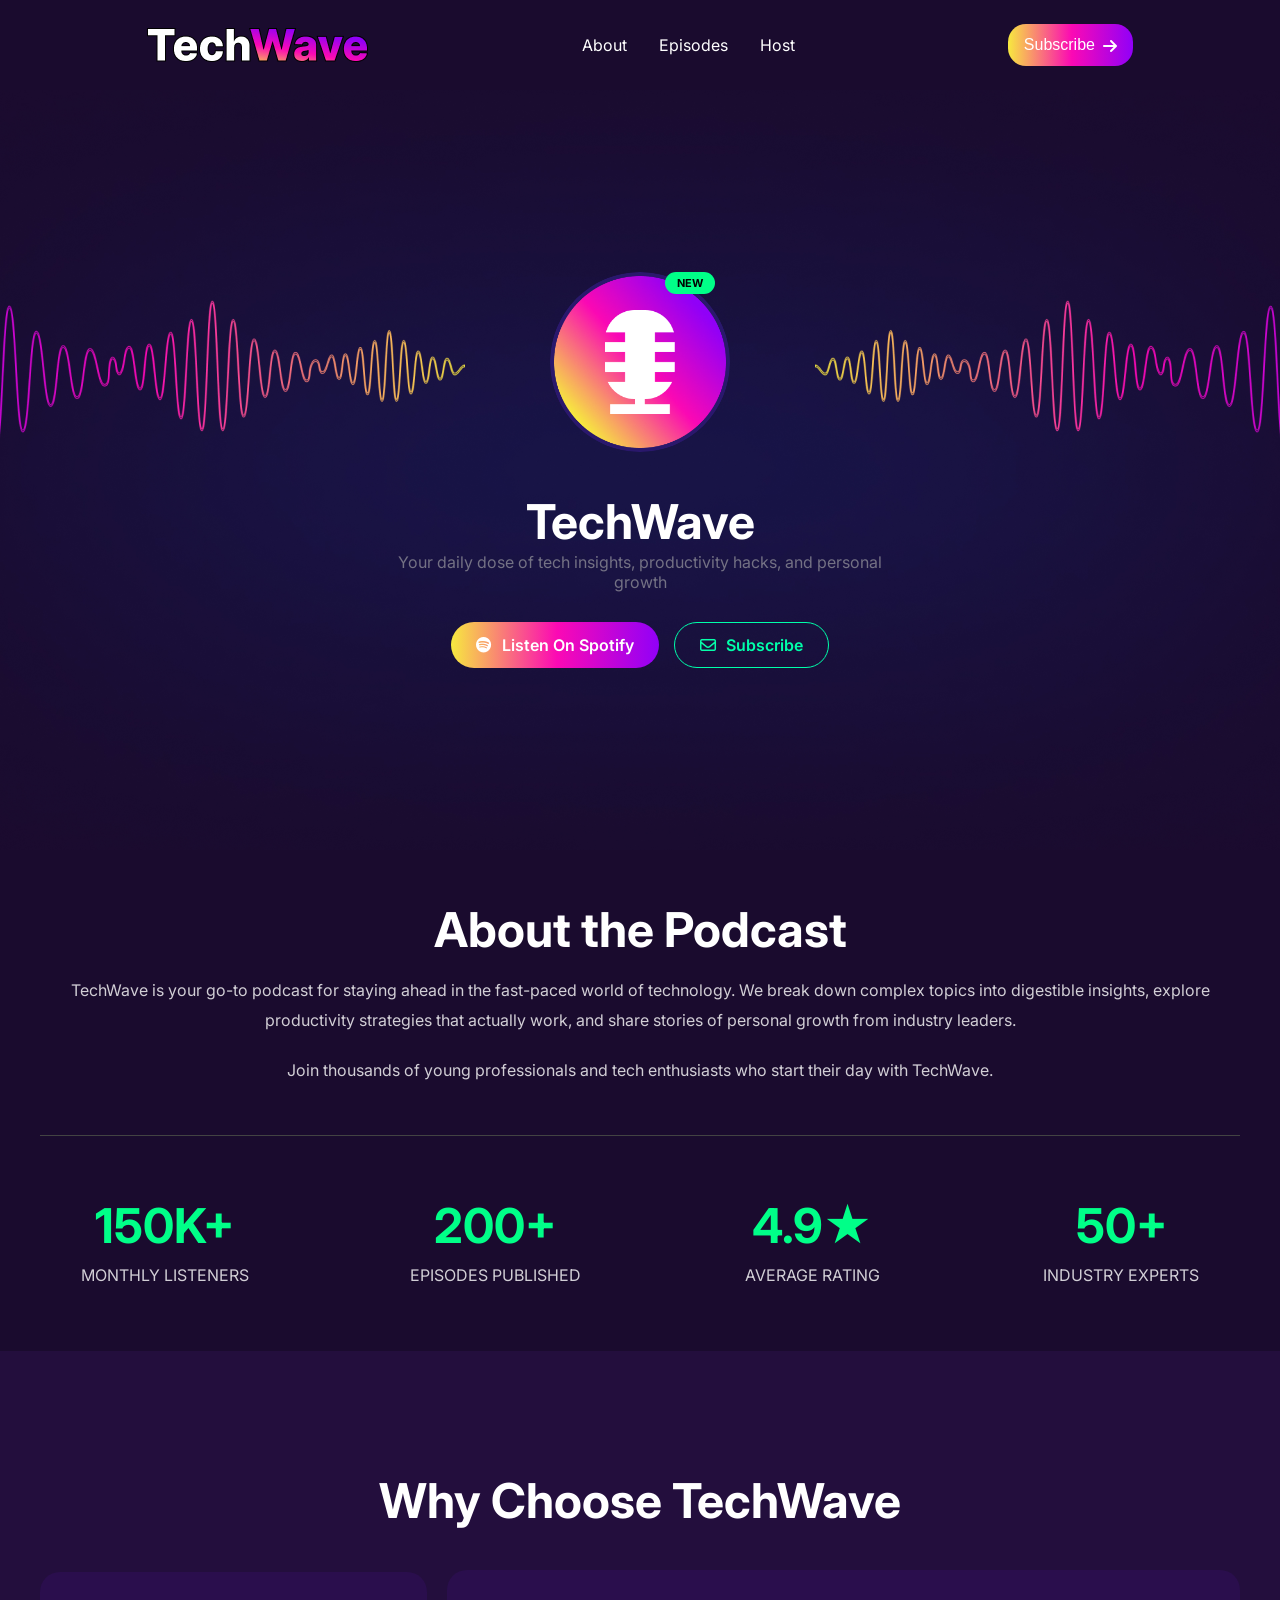
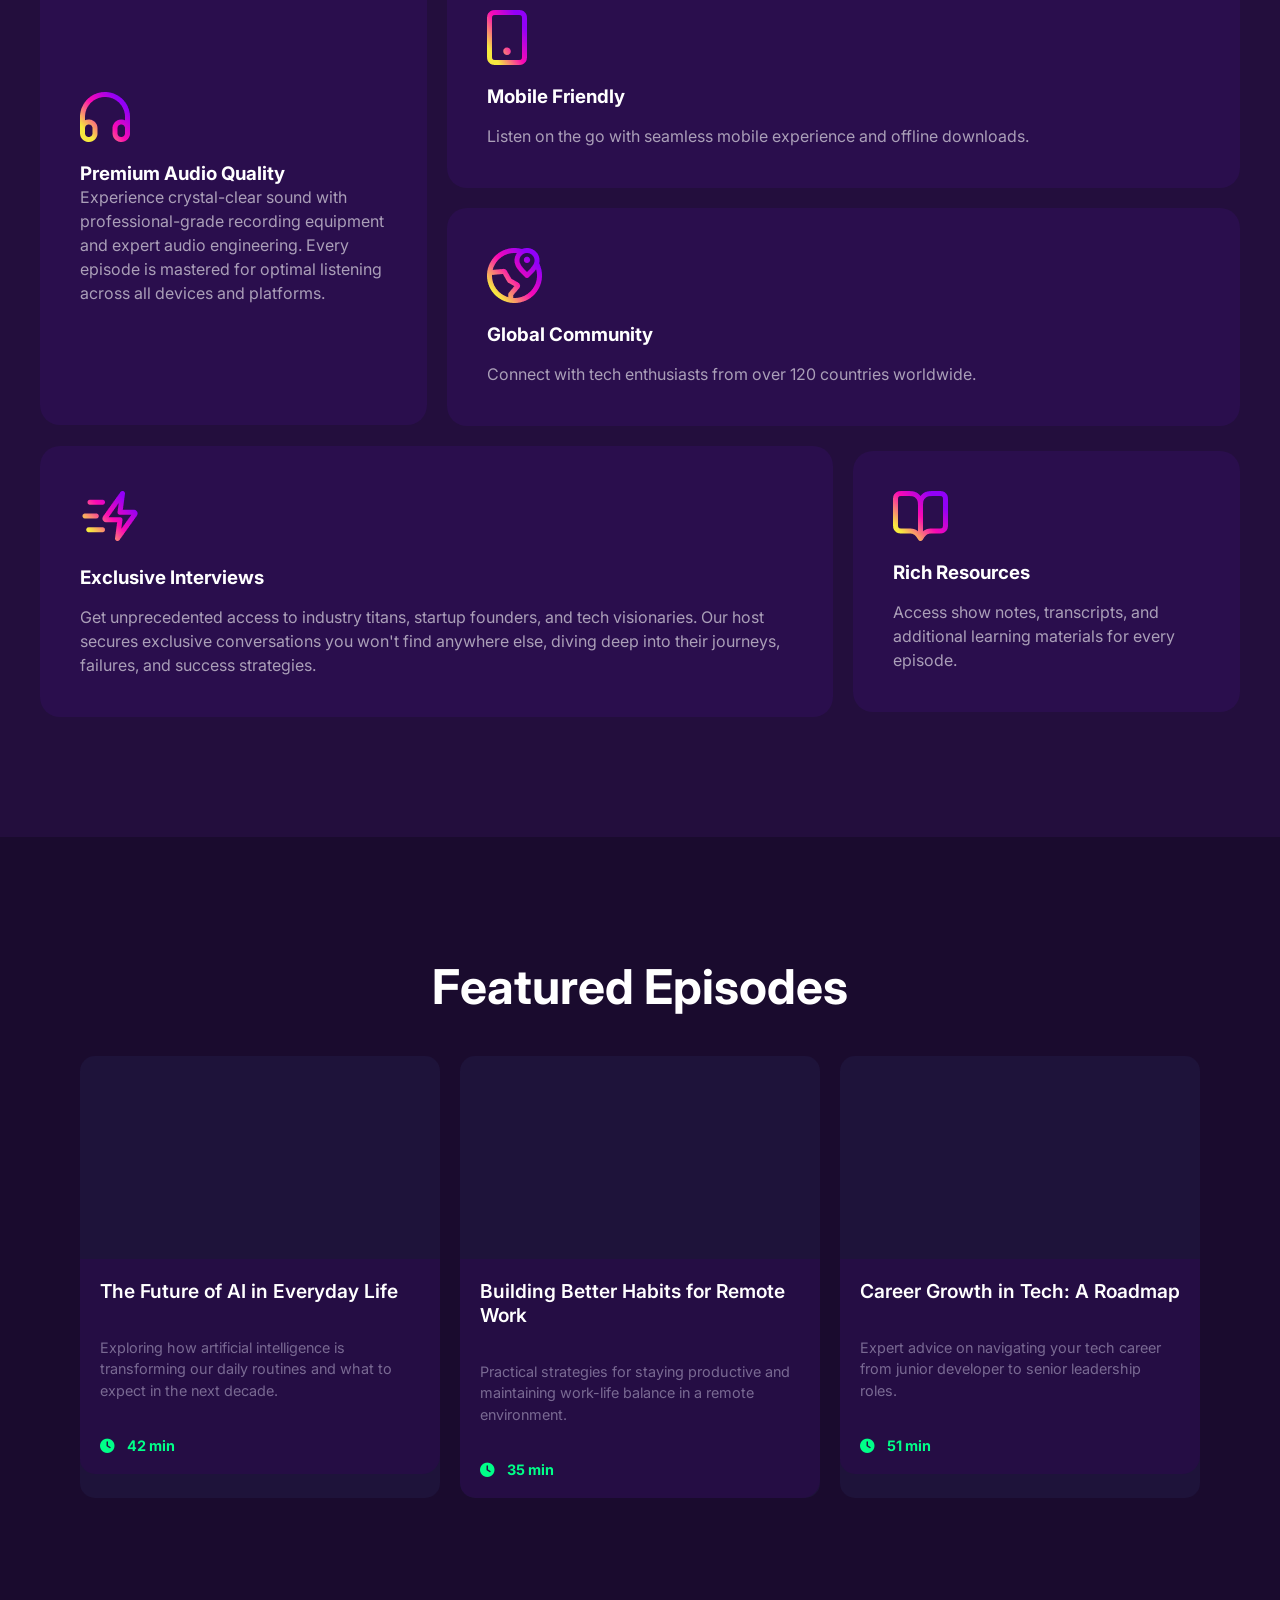
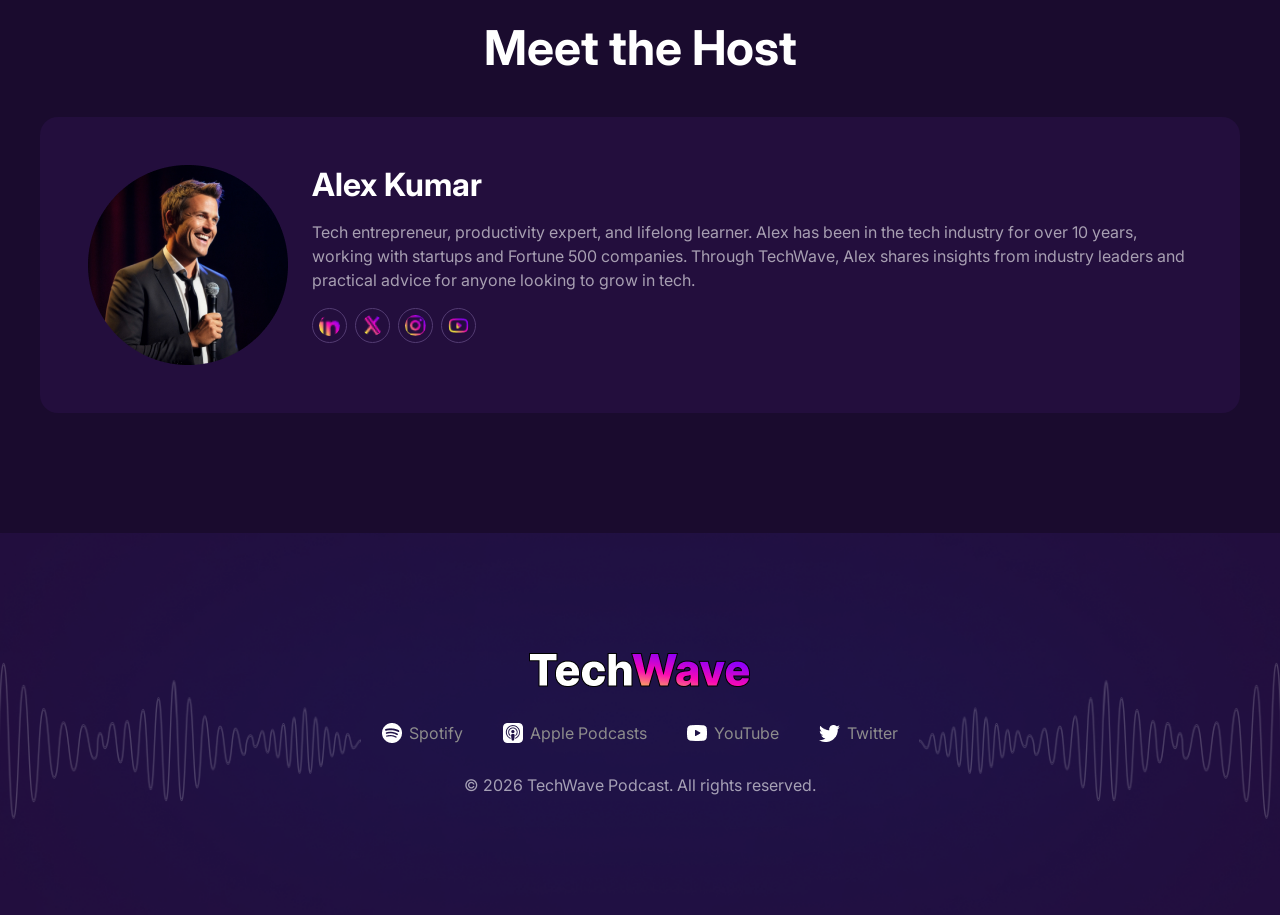
<file: index.html>
<!doctype html>
<html lang="en">
  <head>
    <meta charset="UTF-8" />
    <meta name="viewport" content="width=device-width, initial-scale=1.0" />
    <!-- font awosome -->
    <link
      rel="stylesheet"
      href="https://cdnjs.cloudflare.com/ajax/libs/font-awesome/6.5.1/css/all.min.css"
    />
    <link
      rel="stylesheet"
      href="https://cdnjs.cloudflare.com/ajax/libs/font-awesome/6.4.0/css/all.min.css"
    />

    <!-- font style -->
    <!-- font style -->
    <link
      href="https://fonts.googleapis.com/css2?family=Inter:ital,opsz,wght@0,14..32,100..900;1,14..32,100..900&family=Open+Sans:ital,wght@0,300..800;1,300..800&display=swap"
      rel="stylesheet"
    />
    <link rel="stylesheet" href="./style.css" />
    <title>TECHWAVE</title>
  </head>

  <body>
    <header class="bg-dark">
      <nav class="header container">
        <img src="./assets/TechWave.png" alt="" />
        <ul class="menu">
          <li>About</li>
          <li>Episodes</li>
          <li>Host</li>
        </ul>
        <button class="subs-btn">
          Subscribe <i class="fa-solid fa-arrow-right"></i>
        </button>
        <span class="hamberger"><i class="fa-solid fa-bars"></i></span>
      </nav>
    </header>
    <main>
      <section id="hero-section" class="podcast-card">
        <div class="hero-section">
          <div class="center-circle">
            <img class="mic-icon" src="./assets/microphone.png" alt="" />
            <span class="new-badge">NEW</span>
          </div>
        </div>
        <div class="content-section">
          <h1 class="techwave-animate">TechWave</h1>
          <p>
            Your daily dose of tech insights, productivity hacks, and personal
            growth
          </p>
          <div class="button-group">
            <a href="#" class="btn spotify-btn">
              <i class="fab fa-spotify"></i> Listen On Spotify
            </a>
            <a href="#" class="btn subscribe-btn">
              <i class="far fa-envelope"></i>Subscribe
            </a>
          </div>
        </div>
      </section>
      <section id="about" class="bg-dark">
        <div class="container">
          <div class="about-details">
            <h2 class="about-title">About the Podcast</h2>
            <p class="about-paragraph">
              TechWave is your go-to podcast for staying ahead in the fast-paced
              world of technology. We break down complex topics into digestible
              insights, explore productivity strategies that actually work, and
              share stories of personal growth from industry leaders.
            </p>
            <br />
            <p class="about-paragraph">
              Join thousands of young professionals and tech enthusiasts who
              start their day with TechWave.
            </p>
          </div>
        </div>
      </section>
      <section id="counter-card" class="bg-dark">
        <div class="counter-details container">
          <div class="stat-card">
            <h1 class="stat-number">150K+</h1>
            <p class="stat-label">MONTHLY LISTENERS</p>
          </div>
          <div class="stat-card">
            <h1 class="stat-number">200+</h1>
            <p class="stat-label">Episodes Published</p>
          </div>
          <div class="stat-card">
            <h1 class="stat-number">4.9★</h1>
            <p class="stat-label">Average Rating</p>
          </div>
          <div class="stat-card">
            <h1 class="stat-number">50+</h1>
            <p class="stat-label">Industry Experts</p>
          </div>
        </div>
      </section>
      <section id="choose" class="bg-light section-pd">
        <div class="container">
          <h1>Why Choose TechWave</h1>
          <div class="choose-grid">
            <div class="every-card card-audio">
              <img src="./assets/headphone.png" alt="" />
              <h3>Premium Audio Quality</h3>
              <p class="">
                Experience crystal-clear sound with professional-grade recording
                equipment and expert audio engineering. Every episode is
                mastered for optimal listening across all devices and platforms.
              </p>
            </div>
            <div class="every-card card-mobile">
              <img src="./assets/device.png" alt="" />
              <h3>Mobile Friendly</h3>
              <p>
                Listen on the go with seamless mobile experience and offline
                downloads.
              </p>
            </div>
            <div class="every-card card-global">
              <img src="./assets/location.png" alt="" />
              <h3>Global Community</h3>
              <p>
                Connect with tech enthusiasts from over 120 countries worldwide.
              </p>
            </div>
            <div class="every-card card-exclusive">
              <img src="./assets/zap-fast.png" alt="" />
              <h3>Exclusive Interviews</h3>
              <p>
                Get unprecedented access to industry titans, startup founders,
                and tech visionaries. Our host secures exclusive conversations
                you won't find anywhere else, diving deep into their journeys,
                failures, and success strategies.
              </p>
            </div>
            <div class="every-card card-resources">
              <img src="./assets/resource.png" alt="" />
              <h3>Rich Resources</h3>
              <p>
                Access show notes, transcripts, and additional learning
                materials for every episode.
              </p>
            </div>
          </div>
        </div>
      </section>
      <section id="feature-and-meet" class="bg-dark section-pd">
        <div class="container">
          <h1>Featured Episodes</h1>
          <div class="feature-card-detail">
            <div class="feature-card">
              <div class="video-container">
                <iframe
                  src="https://www.youtube.com/embed/dv9q7Ema40k?si=HgEbNgrCuhlNJAG8"
                  title="YouTube video player"
                  frameborder="0"
                  allowfullscreen
                ></iframe>
              </div>
              <div class="feature-info">
                <h3>The Future of AI in Everyday Life</h3>
                <p>
                  Exploring how artificial intelligence is transforming our
                  daily routines and what to expect in the next decade.
                </p>
                <span class="min-count"
                  ><i class="fa-solid fa-clock"></i> 42 min</span>
              </div>
            </div>
            <div class="feature-card">
              <div class="video-container">
                <iframe
                  src="https://www.youtube.com/embed/XmWkcePhf84?si=poZTJ904OxiYN1t6"
                  title="YouTube video player"
                  frameborder="0"
                  allowfullscreen
                ></iframe>
              </div>
              <div class="feature-info">
                <h3>Building Better Habits for Remote Work</h3>
                <p>
                  Practical strategies for staying productive and maintaining work-life balance in a remote environment.
                </p>
                <span class="min-count"
                  ><i class="fa-solid fa-clock"></i> 35 min</span>
              </div>
            </div>
            <div class="feature-card">
              <div class="video-container">
                <iframe
                  src="https://www.youtube.com/embed/ObA4ne4TVsE?si=hu5jky4Q1lNIScBN"
                  title="YouTube video player"
                  frameborder="0"
                  allowfullscreen
                ></iframe>
              </div>
              <div class="feature-info">
                <h3>Career Growth in Tech: A Roadmap</h3>
                <p>
                  Expert advice on navigating your tech career from junior developer to senior leadership roles.
                </p>
                <span class="min-count"
                  ><i class="fa-solid fa-clock"></i> 51 min</span>
              </div>
            </div>
          </div>
        </div>
        <div class="container padding-t">
          <h1>Meet the Host</h1>
          <div class="meet-info bg-light">
            <img src="./assets/host.png" alt="" />
            <div>
              <h3 class="hoster-name">Alex Kumar</h3>
              <p class="host-speach">
                Tech entrepreneur, productivity expert, and lifelong learner.
                Alex has been in the tech industry for over 10 years, working
                with startups and Fortune 500 companies. Through TechWave, Alex
                shares insights from industry leaders and practical advice for
                anyone looking to grow in tech.
              </p>
              <ul class="host-social">
                <li><img src="./assets/linkedin.png" alt="" /></li>
                <li><img src="./assets/x.png" alt="" /></li>
                <li><img src="./assets/instagram.png" alt="" /></li>
                <li><img src="./assets/youtube.png" alt="" /></li>
              </ul>
            </div>
          </div>
        </div>
      </section>
    </main>
    <footer id="footer" class="bg-dark section-pd">
      <div class="footer-section container">
        <img src="./assets/TechWave.png" alt="" />
        <div class="footer-icon">
          <span class="icon"
            ><img src="./assets/spotify.png" alt="" />Spotify</span
          >
          <span class="icon"
            ><img src="./assets/apple-podcast.png" alt="" />Apple Podcasts</span
          >
          <span class="icon"
            ><img src="./assets/youtube-podcast.png" alt="" />YouTube</span
          >
          <span class="icon"
            ><img src="./assets/twitter.png" alt="" />Twitter</span
          >
        </div>
        <p>© 2026 TechWave Podcast. All rights reserved.</p>
      </div>
    </footer>
  </body>
</html>
</file>
<file: style.css>
* {
  margin: 0;
  padding: 0;
  box-sizing: border-box;
  color: #ffffff;
}

p {
  opacity: 60%;
}

body {
  /* background-color: #1A0B2E; */
  font-family: "Inter", sans-serif;
  font-style: normal;
}

.container {
  max-width: 1200px;
  margin: 0 auto;
}

.bg-light {
  background-color: #230e3d;
}

.bg-dark {
  background-color: #1a0b2e;
}

.section-pd {
  padding: 120px 0px;
}

/* nav style start */
.header {
  display: flex;
  justify-content: space-around;
  margin: 0 auto;
  padding: 24px 0px;
  align-items: center;
}

.menu {
  list-style: none;
  display: flex;
  gap: 32px;
  align-items: center;
}

.subs-btn {
  font-size: 16px;
  font-weight: 500;
  color: #fff;
  padding: 12px 16px;
  background: linear-gradient(90deg, #f7e93f 0%, #fb09b4 51%, #9100f8 100%);
  border: none;
  border-radius: 18px;
}

.subs-btn i {
  margin-left: 4px;
  vertical-align: middle;
}

.subs-btn:hover i {
  transform: translateX(4px);
  transition: 0.3s;
}

.menu>li,
.hamberger {
  color: #fff;
}

.hamberger {
  display: none;
}

.spotify-btn {
  font-size: 16px;
  font-weight: 500;
  color: #fff;
  padding: 12px 16px;
  background: linear-gradient(90deg, #f7e93f 0%, #fb09b4 51%, #9100f8 100%);
  border: none;
  border-radius: 18px;
  align-items: center;
}

.podcast-card {
  display: flex;
  background-color: #0b022d;
  background-image: url("./assets/hero-bg.png");
  background-size: cover;
  background-position: center;
  background-repeat: no-repeat;
  min-height: 760px;
  flex-direction: column;
  justify-content: center;
  align-items: center;
  text-align: center;
  padding: 101px 0px;
}

.center-circle {
  position: relative;
  display: flex;
  justify-content: center;
  align-items: center;
  margin-bottom: 40px;
  width: 180px;
  height: 180px;
  background-image: url("./assets/hero-circle.png");
  background-size: cover;
  background-position: center;
  border-radius: 50%;
}

.mic-icon {
  width: 70px;
  height: auto;
  z-index: 2;
}

.new-badge {
  position: absolute;
  top: 0px;
  right: 15px;
  background: #00FF88;
  color: #000;
  padding: 4px 12px;
  border-radius: 20px;
  font-size: 11px;
  font-weight: bold;
  z-index: 3;
}

.content-section h1 {
  font-size: 48px;
  margin: 0 0 10px 0;
  font-weight: 700;
}

.content-section p {
  color: #b0b0b0;
  font-size: 16px;
  max-width: 500px;
  margin: 0 auto 30px auto;
}

.button-group {
  display: flex;
  justify-content: center;
  gap: 15px;
}

.btn {
  padding: 12px 25px;
  border-radius: 30px;
  text-decoration: none;
  font-weight: 600;
  display: flex;
  align-items: center;
  gap: 10px;
  transition: 0.3s;
}

.spotify-btn {
  background: linear-gradient(90deg, #f7e93f 0%, #fb09b4 51%, #9100f8 100%);
  color: white;
}

.subscribe-btn {
  border: 1px solid #00ffaa;
  color: #00ffaa;
}

.subscribe-btn:hover {
  border: 1px solid #fb09b4;
}

.spotify-btn:hover,
.subs-btn:hover {
  background: linear-gradient(90deg, #9100f8 0%, #fb09b4 51%, #f7e93f 100%);
  cursor: pointer;
}

.about-title:hover {
  color: linear-gradient(90deg, #9100f8 0%, #fb09b4 51%, #f7e93f 100%);
}

.header>img:hover {
  cursor: pointer;
}

.host-social li img:hover {
  border: 1px solid #fb09b4;
}

/* .hero-button{
    display: flex;
    justify-content: center;
    gap: 5px;
}
.hero-circle-img{
    position: absolute;
}
.hero-micro-img{
    position: absolute;
} */

/* about css style */

#about {
  padding: 50px 0px;
  text-align: center;
}

.about-title {
  font-size: 48px;
  font-weight: 700;
  margin-bottom: 16px;
}

.about-paragraph {
  font-size: 16px;
  font-weight: 400;
  line-height: 30px;
  opacity: 80%;
  align-items: center;
}

.about-details {
  /* max-width: 1200px; */
  margin: 0 auto;
}

/* #counter-card{
    padding: 50px 0px;
} */

.stat-card {
  align-items: center;
}

.stat-number {
  color: #00ff88;
  font-size: 48px;
  font-weight: 700;
  padding: 10px;
}

.stat-number i.fa-solid.fa-star {
  font-size: 30px;
  color: #00ff88;
}

.stat-label {
  font-size: 16px;
  font-weight: 400;
  opacity: 80%;
  margin-bottom: 16px;
  text-transform: uppercase;
}

.counter-details {
  padding: 50px 0px;
  display: flex;
  gap: 80px;
  justify-content: space-around;
  text-align: center;
  border-top: 1px solid #434343;
}

.hide {
  display: none;
}

/* choose */
#choose h1,
#feature-and-meet h1 {
  font-size: 48px;
  font-weight: 70px;
  padding-bottom: 40px;
  text-align: center;
}

.choose-grid {
  display: grid;
  grid-template-columns: repeat(3, 1fr);
  gap: 20px;
  align-items: center;
}

/* .card-audio, .card-mobile, .card-global, .card-exclusive, .card-resources{
    border: 1px solid red;
} */

.card-audio {
  grid-row: span 2;
}

.card-mobile,
.card-global,
.card-exclusive {
  grid-column: span 2;
}

.every-card {
  padding: 40px;
  border-radius: 20px;
  background-color: rgba(53, 17, 101, 0.4);
}

.every-card>p {
  opacity: 60%;
  line-height: 24px;
  font-size: 16px;
  color: #fff;
  padding-top: 16px;
}

.every-card.card-audio img {
  padding: 80px 0px 16px 0px;
}

.every-card.card-audio p {
  padding: 0px 0px 80px 0px;
}

.every-card img {
  padding: 0px 0px 16px 0px;
}

/* feature card */
.feature-card-detail {
  display: flex;
  gap: 30px;
}

.feature-info {
  padding: 24px;
  background-color: #250d44;
  border-radius: 0px 0px 18px 15px;
}

.feature-info h3 {
  font-size: 24px;
  font-weight: 600;
  padding-bottom: 24px;
}

.feature-info p {
  font-size: 16px;
  line-height: 24px;
  opacity: 60%;
  padding-bottom: 16px;
}

.min-count {
  color: #00ff88;
}

i.fa-solid.fa-clock {
  color: #00ff88;
  margin-right: 5px;
}

/* meeet host  */
.padding-t {
  padding-top: 120px;
}

.meet-info {
  display: flex;
  gap: 24px;
  padding: 48px;
  border-radius: 18px;
}

.hoster-name {
  padding-bottom: 16px;
  font-size: 32px;
  font-weight: 500px;
}

.host-speach {
  font-size: 16px;
  line-height: 24px;
  opacity: 60%;
  padding-bottom: 16px;
}

.host-social {
  display: flex;
  gap: 8px;
  list-style: none;
}

.host-social li img {
  border: 1px solid #533c72;
  padding: 6px;
  border-radius: 50%;
  width: 35px;
  height: 35px;
}

#footer {
  background-image: url("./assets/footer-bg.png");
  background-size: cover;
  background-position: center;
  background-repeat: no-repeat;
  /* padding: 60px 0; */
  color: #fff;
}

.footer-section {
  text-align: center;
}

.footer-icon {
  display: grid;
  grid-template-columns: repeat(4, auto);
  justify-content: center;
  align-items: center;
  gap: 40px;
}

.footer-icon .icon {
  display: flex;
  align-items: center;
  gap: 7px;
}

.footer-section>img,
.footer-icon {
  margin-bottom: 32px;
}

.footer-icon .icon {
  color: #8d8c8c;
}

.feature-card-detail {
  display: flex;
  gap: 20px;
  justify-content: center;
  flex-wrap: wrap;
}

.feature-card {
  background-color: #1e133a;
  border-radius: 15px;
  overflow: hidden;
  width: 360px;
  display: flex;
  flex-direction: column;
  transition: transform 0.3s ease;
}

.video-container {
  position: relative;
  width: 100%;
  padding-top: 56.25%;
}

.video-container iframe {
  position: absolute;
  top: 0;
  left: 0;
  width: 100%;
  height: 100%;
}

.feature-info {
  padding: 20px;
}

.feature-info h3 {
  margin: 0 0 10px 0;
  font-size: 1.2rem;
}

.feature-info p {
  color: #b1a7c7;
  font-size: 0.9rem;
  line-height: 1.5;
  margin-bottom: 20px;
}

.min-count {
  color: #00ff88;
  font-weight: bold;
  font-size: 0.9rem;
  display: flex;
  align-items: center;
  gap: 8px;
}

.fa-envelope:before {
  color: #06ffaa;
}

/* microphone hover */
.mic-icon:hover {
  transform: rotate(360deg);
  transition: transform 0.3s ease;
}

/* techwave text animation */
.techwave-animate {
  height: 50px;
  transition: transform 0.3s ease;
  animation: pulse 3s infinite ease-in-out;
}

@keyframes pulse {
  0% {
    transform: scale(1);
    color: #fff;
  }

  50% {
    transform: scale(1.05);
    color: #fb09b4;
  }

  100% {
    transform: scale(1);
    color: #f7e93f;
  }
}

.logo-animate:hover {
  animation-play-state: paused;
  cursor: pointer;
}

/* responsive code */
@media screen and (max-width: 576px) {
  .new-badge:hover {
    transform: rotate(360deg);
    transition: 2s;
  }

  .btn {
    padding: 10px 19px;
  }

  .podcast-card {
    background-image: url("./assets/hero-mobile.png");
    min-height: 509px;
  }

  .feature-card {
    width: 91%;
  }

  .feature-card-detail {
    flex-direction: center;
  }

  .subscribe-btn:hover {
    transform: rotate(360deg);
    transition: 2s;
  }

  .section-pd {
    padding: 40px 0px;
  }

  .feature-card-detail {
    justify-content: center;
  }

  .padding-t {
    padding-top: 40px;
  }

  .meet-info {
    margin: 0px 20px;
    flex-direction: column;
    text-align: center;
    display: flex;
    flex-direction: column;
    align-items: center;
    text-align: center;
    justify-content: center;
  }

  .meet-info img {
    width: 60%;
  }

  .host-social {
    justify-content: center;
  }

  .menu,
  .subs-btn {
    display: none;
  }

  .hamberger {
    display: inline;
  }

  .header {
    gap: 115px;
  }

  .subs-btn:hover {
    font-size: 16px;
    font-weight: 500;
    color: #fff;
    padding: 12px 16px;
    background: none;
    border: 1px solid red;
    border-radius: 18px;
  }

  .footer-icon {
    grid-template-columns: repeat(2, auto);
    gap: 16px;
  }

  #choose h1,
  #feature-and-meet h1 {
    font-size: 32px;
  }

  .feature-info {
    margin: 0px 0px;
  }

  .choose-grid {
    grid-template-columns: repeat(1, 1fr);
    gap: 20px 0px;
    margin: 0px 20px;
  }

  /* .counter-details {
    flex-direction: column;
    gap: 40px;
  } */
  .counter-details {
    display: flex;
    flex-direction: row;
    flex-wrap: wrap;
    gap: 40px;
    justify-content: center;
    padding: 50px 0px;
  }

  .counter-details>div {
    flex: 0 0 calc(50% - 20px);
    min-width: 150px;
    text-align: center;
  }

  .about-title {
    font-size: 32px;
    font-weight: 700;
    margin-bottom: 16px;
  }

  .every-card.card-audio img {
    padding: 0px 0px 16px 0px;
  }

  .every-card.card-audio p {
    padding: 0px 0px 16px 0px;
  }

  .podcast-card {
    padding: 0px 0px;
  }

  .about-details {
    padding: 0px 20px;
  }

  .content-section {
    padding: 0px 20px;
  }

  #choose h1,
  #feature-and-meet h1 {
    padding-bottom: 24px;
  }
}

@media (min-width: 576px) and (max-width: 992px) {
  .new-badge:hover {
    transform: rotate(360deg);
    transition: 2s;
  }

  .podcast-card {
    background-image: url(./assets/hero-bg.png);
    min-height: 650px;
  }

  .feature-card {
    width: 91%;
  }

  .feature-card-detail {
    flex-direction: center;
  }

  .section-pd {
    padding: 40px 0px;
  }

  .feature-card-detail {
    justify-content: center;
  }

  .padding-t {
    padding-top: 40px;
  }

  .meet-info {
    margin: 0px 20px;
    flex-direction: column;
    text-align: center;
    display: flex;
    flex-direction: column;
    align-items: center;
    text-align: center;
    justify-content: center;
  }

  .meet-info img {
    width: 25%;
  }

  .host-social {
    justify-content: center;
  }

  .menu,
  .subs-btn {
    display: none;
  }

  .hamberger {
    display: inline;
  }

  .header {
    gap: 115px;
  }

  .subs-btn:hover {
    font-size: 16px;
    font-weight: 500;
    color: #fff;
    padding: 12px 16px;
    background: none;
    border: 1px solid red;
    border-radius: 18px;
  }

  .footer-icon {
    grid-template-columns: repeat(4, auto);
    gap: 20px;
  }

  #choose h1,
  #feature-and-meet h1 {
    font-size: 32px;
  }

  .feature-info {
    margin: 0px 0px;
  }

  .choose-grid {
    grid-template-columns: repeat(1, 1fr);
    gap: 20px 0px;
    margin: 0px 20px;
  }

  /* .counter-details {
    flex-direction: column;
    gap: 40px;
  } */
  .counter-details {
    display: flex;
    flex-direction: row;
    flex-wrap: wrap;
    gap: 40px;
    justify-content: center;
    padding: 50px 0px;
  }

  .counter-details>div {
    flex: 0 0 calc(50% - 20px);
    min-width: 150px;
    text-align: center;
  }

  .about-title {
    font-size: 32px;
    font-weight: 700;
    margin-bottom: 16px;
  }

  .every-card.card-audio img {
    padding: 0px 0px 16px 0px;
  }

  .every-card.card-audio p {
    padding: 0px 0px 16px 0px;
  }

  .podcast-card {
    padding: 0px 0px;
  }

  .about-details {
    padding: 0px 20px;
  }

  .content-section {
    padding: 0px 20px;
  }

  #choose h1,
  #feature-and-meet h1 {
    padding-bottom: 24px;
  }
}
</file>
